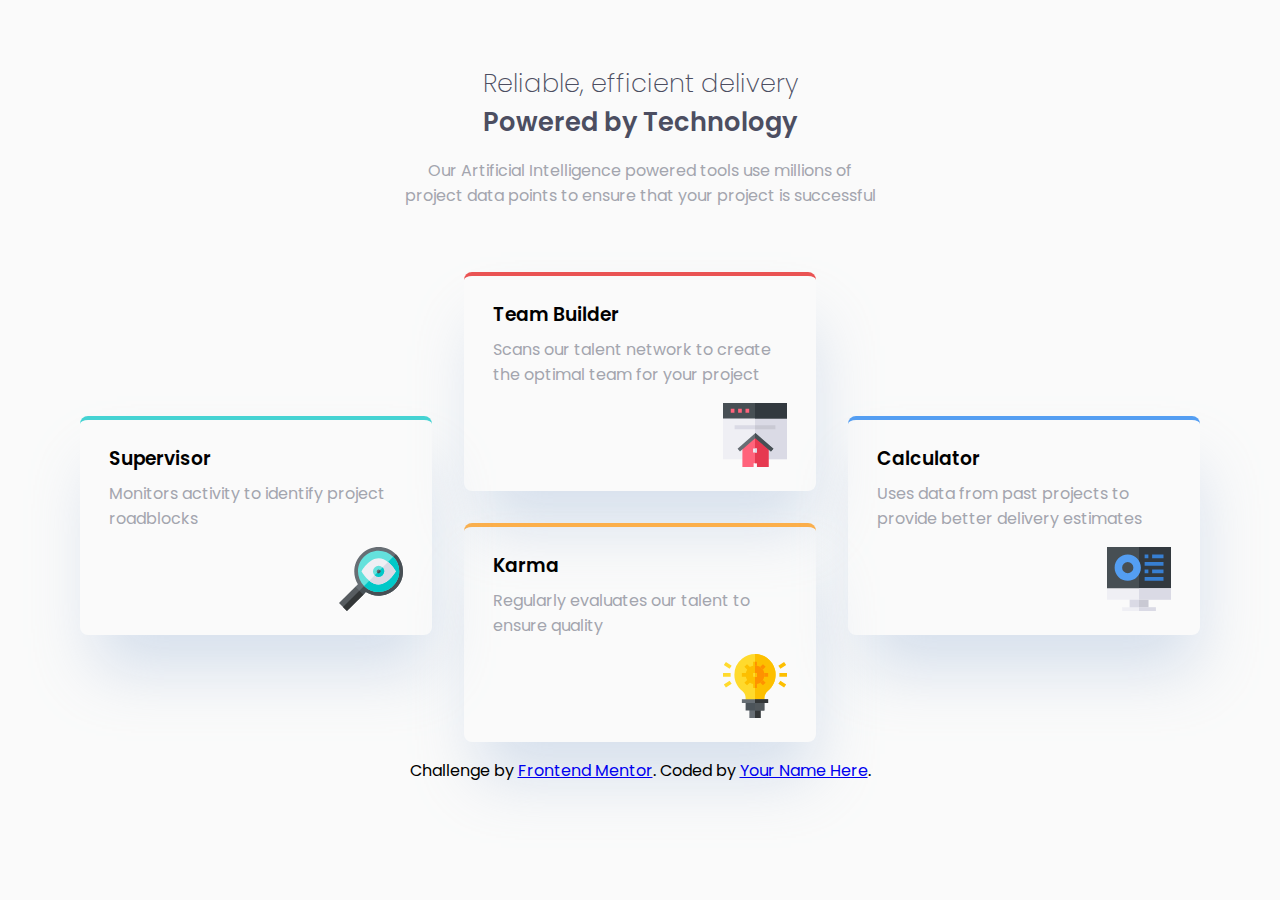
<file: Four card feature section/index.html>
<!DOCTYPE html>
<html lang="en">
  <head>
    <meta charset="UTF-8" />
    <meta http-equiv="X-UA-Compatible" content="IE=edge" />
    <meta name="viewport" content="width=device-width, initial-scale=1.0" />
    <link
      rel="icon"
      type="image/png"
      sizes="32x32"
      href="./images/favicon-32x32.png"
    />

    <link rel="preconnect" href="https://fonts.googleapis.com">
<link rel="preconnect" href="https://fonts.gstatic.com" crossorigin>
<link href="https://fonts.googleapis.com/css2?family=Poppins:wght@200;400;600&display=swap" rel="stylesheet">

    <link rel="stylesheet" href="style.css">

    <title>Frontend Mentor | Four card feature section</title>
  </head>
  <body>


    <main>
      <section>
        <h1 class="main_heading">Reliable, efficient delivery
        </h1>
        <h2 class="powered_by"> Powered by Technology </h2>

         <p class="description">
          Our Artificial Intelligence powered tools use millions of project data points 
          to ensure that your project is successful
        
         </p>
      </section>

      <div class="container">
        <article class="cyan">
          <h3 class="card_title">Supervisor</h3>
          <p class="card_description"> Monitors activity to identify project roadblocks</p>
          <img src="./images/icon-supervisor.svg" alt="supervisor-icon" class="card_logo">
        </article>

        <article class="red">
          <h3 class="card_title">Team Builder</h3>
          <p class="card_description">Scans our talent network to create the optimal team for your project</p>
          <img src="./images/icon-team-builder.svg" alt="team-builder-icon" class="card_logo">
        </article>

        <article class="orange">
          <h3 class="card_title">Karma</h3>
          <p class="card_description">Regularly evaluates our talent to ensure quality</p>
          <img src="./images/icon-karma.svg" alt="karma-icon" class="card_logo">
        </article>

        <article class="blue">
          <h3 class="card_title">Calculator</h3>
          <p class="card_description">Uses data from past projects to provide better delivery estimates</p>
          <img src="./images/icon-calculator.svg" alt="calculator-icon" class="card_logo">
        </article>
      </div>
      <footer>
      <p class="attribution">
            Challenge by
            <a href="https://www.frontendmentor.io?ref=challenge" target="_blank"
              >Frontend Mentor</a
            >. Coded by <a href="#">Your Name Here</a>.
          </p>
        </footer>
    </main>


    <!-- Reliable, efficient delivery
Powered by Technology

  Our Artificial Intelligence powered tools use millions of project data points 
  to ensure that your project is successful

  Supervisor
  Monitors activity to identify project roadblocks

  Team Builder
  Scans our talent network to create the optimal team for your project

  Karma
  Regularly evaluates our talent to ensure quality

  Calculator
  Uses data from past projects to provide better delivery estimates -->
  
  </body>
</html>

<!-- <style>
   
  </style> -->
</file>
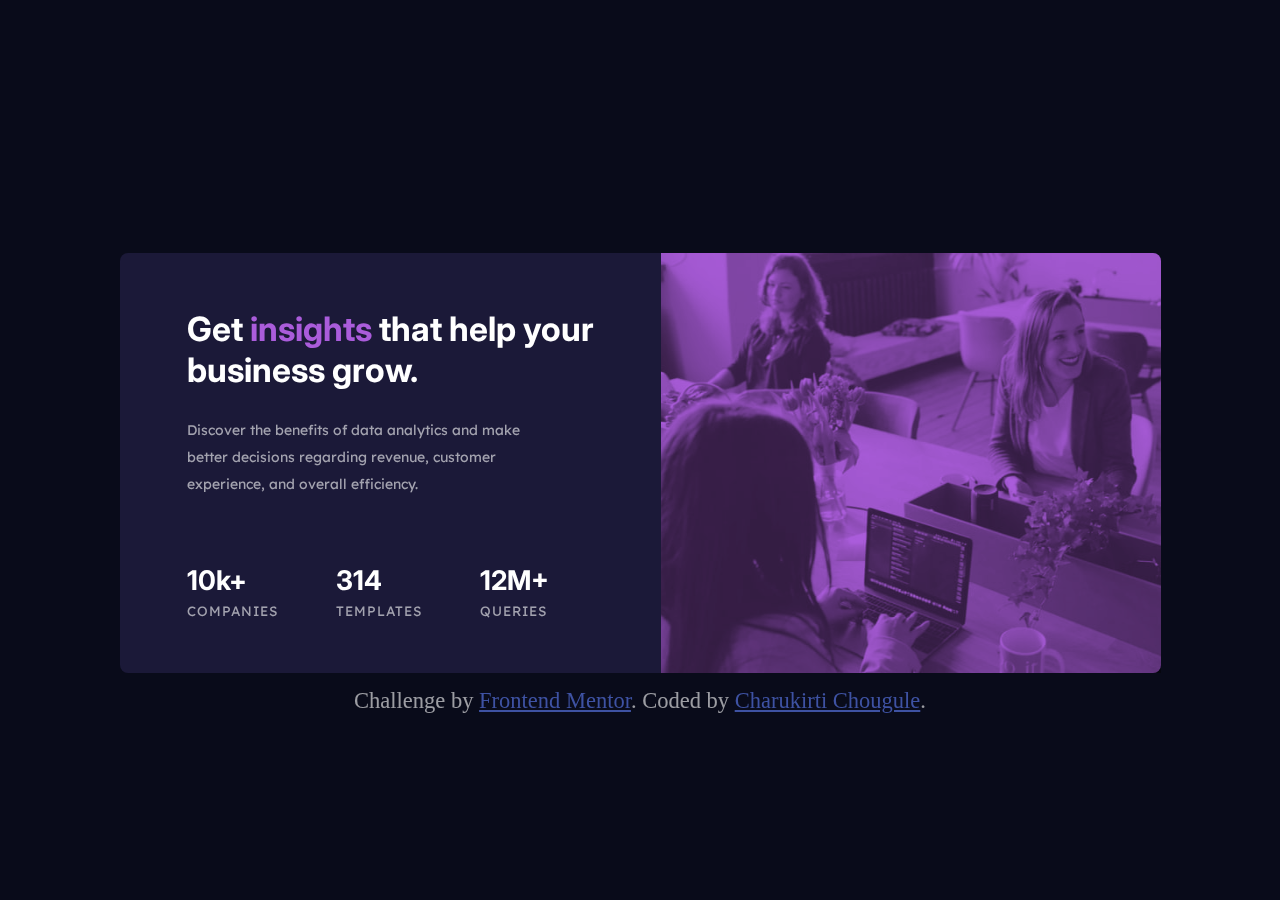
<file: Frontend-Mentor-Stats-Preview-Card-Challenge/index.html>
<!DOCTYPE html>
<html lang="en">
  <head>
    <meta charset="UTF-8" />
    <meta http-equiv="X-UA-Compatible" content="IE=edge" />
    <meta name="viewport" content="width=device-width, initial-scale=1.0" />
    <link
      rel="icon"
      type="image/png"
      sizes="32x32"
      href="./images/favicon-32x32.png"
    />
    <title>Frontend Mentor | Stats preview card component</title>

    <!-- fonts -->
    <link rel="preconnect" href="https://fonts.googleapis.com" />
    <link rel="preconnect" href="https://fonts.gstatic.com" crossorigin />
    <link
      href="https://fonts.googleapis.com/css2?family=Inter:wght@400;700&display=swap"
      rel="stylesheet"
    />

    <link rel="preconnect" href="https://fonts.googleapis.com" />
    <link rel="preconnect" href="https://fonts.gstatic.com" crossorigin />
    <link
      href="https://fonts.googleapis.com/css2?family=Lexend+Deca&display=swap"
      rel="stylesheet"
    />
    <!-- CSS -->
    <link rel="stylesheet" href="style.css" />
  </head>
  <body>
    <main>
    <div class="card">
      <div class="header__image">
        <img src="./images/image-header-mobile.jpg" alt="" />
      </div>

      <div class="card__details">
        <h1 class="card__title"  aria-level="1">
          Get <span>insights</span> that help your business grow.
        </h1>
        <p class="card__description">
          Discover the benefits of data analytics and make better decisions
          regarding revenue, customer experience, and overall efficiency.
        </p>

        <div class="card__stats">
          <div class="stat">
            <h2 class="stat__number" aria-level="2">10k+</h2>
            <p class="stat_desc">companies</p>
          </div>

          <div class="stat">
            <h2 class="stat__number" aria-level="2">314</h2>
            <p class="stat_desc">templates</p>
          </div>

          <div class="stat">
            <h2 class="stat__number"   aria-level="2">12M+</h2>
            <p class="stat_desc">queries</p>
          </div>
        </div>
      </div>
    </div>
  </main>

  <!-- footer -->

  <footer>
    <div class="attribution">
      Challenge by <a href="https://www.frontendmentor.io?ref=challenge" target="_blank">Frontend Mentor</a>. 
      Coded by <a href="#">Charukirti Chougule</a>.
    </div>
  </footer>

  </body>
</html>
</file>
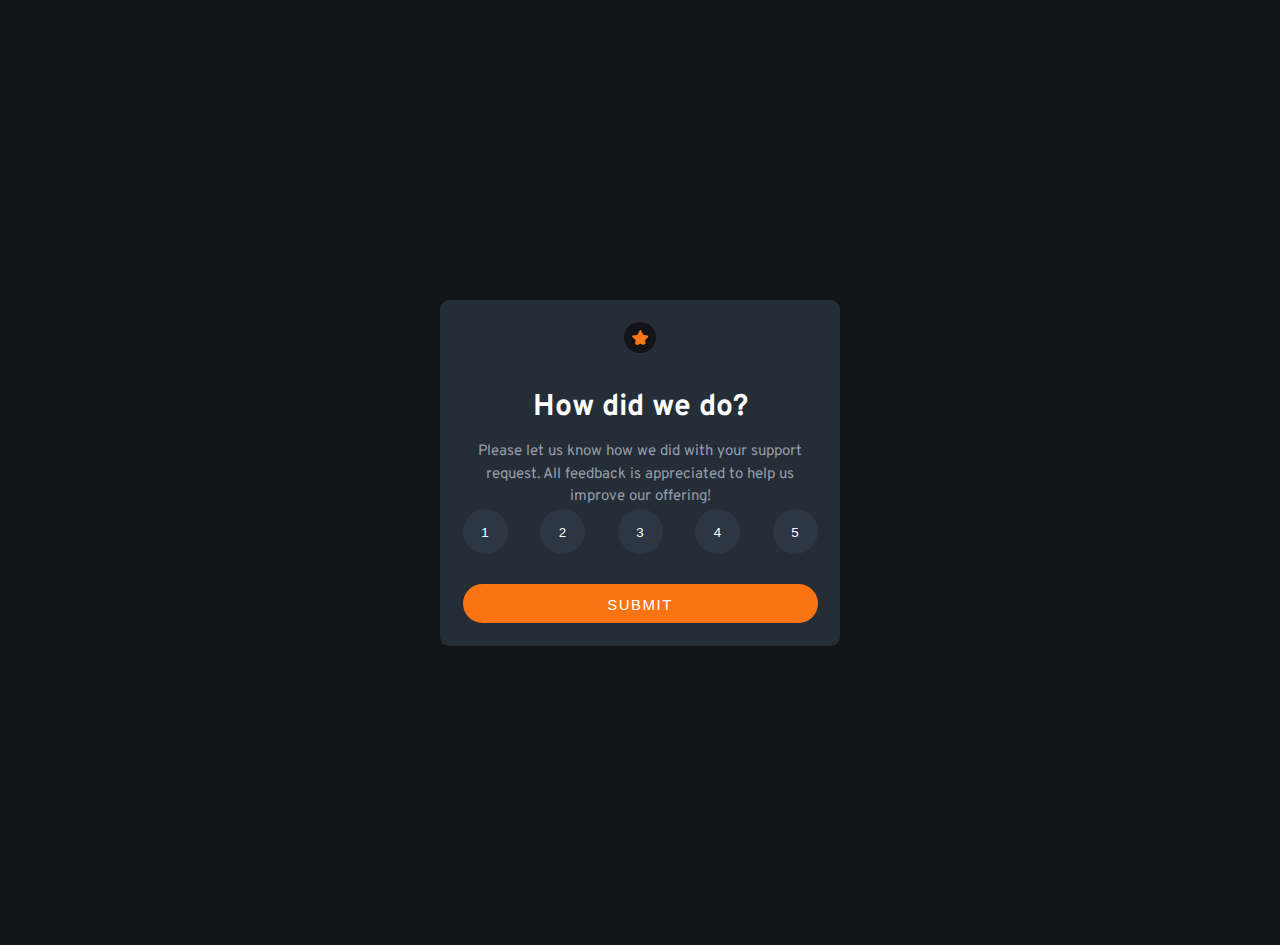
<file: Interactive-rating-component/index.html>
<!DOCTYPE html>
<html lang="en">

<head>
    <meta charset="UTF-8">
    <meta name="viewport" content="width=device-width, initial-scale=1.0">
    <link rel="icon" type="image/png" sizes="32x32" href="./images/favicon-32x32.png">
    <link rel="preconnect" href="https://fonts.googleapis.com">
    <link rel="preconnect" href="https://fonts.gstatic.com" crossorigin>
    <link href="https://fonts.googleapis.com/css2?family=Overpass:wght@400;700&display=swap" rel="stylesheet">
    <link rel="stylesheet" href="style.css">
    <title>Frontend Mentor | Interactive rating component</title>
</head>

<body>


    <div class="main_container">
        <!-- Rating state start -->
        <img src="./images/icon-star.svg" alt="">
        <h1>How did we do?</h1>
        <p>

            Please let us know how we did with your support request. All feedback is appreciated
            to help us improve our offering!

        </p>
        <ul>
            <li><button class="btn">1</button></li>
            <li><button class="btn">2</button></li>
            <li><button class="btn">3</button></li>
            <li><button class="btn">4</button></li>
            <li><button class="btn">5</button></li>
        </ul>

        <button class="submitBtn" id="submit">Submit</button>



        <!-- Rating state end -->
    </div>

    <!-- Thank you state start -->



    <div class="thank_you hidden">

        <img src="./images/illustration-thank-you.svg" alt="">

        <p class="grey">You selected <span id="rate"></span> out of 5</p>

        <h2>Thank you!</h2>

        <p>We appreciate you taking the time to give a rating. If you ever need more support,
            don’t hesitate to get in touch!</p>
    </div>








    <!-- Thank you state end -->

    <script src="./script.js"></script>
</body>

</html>
</file>
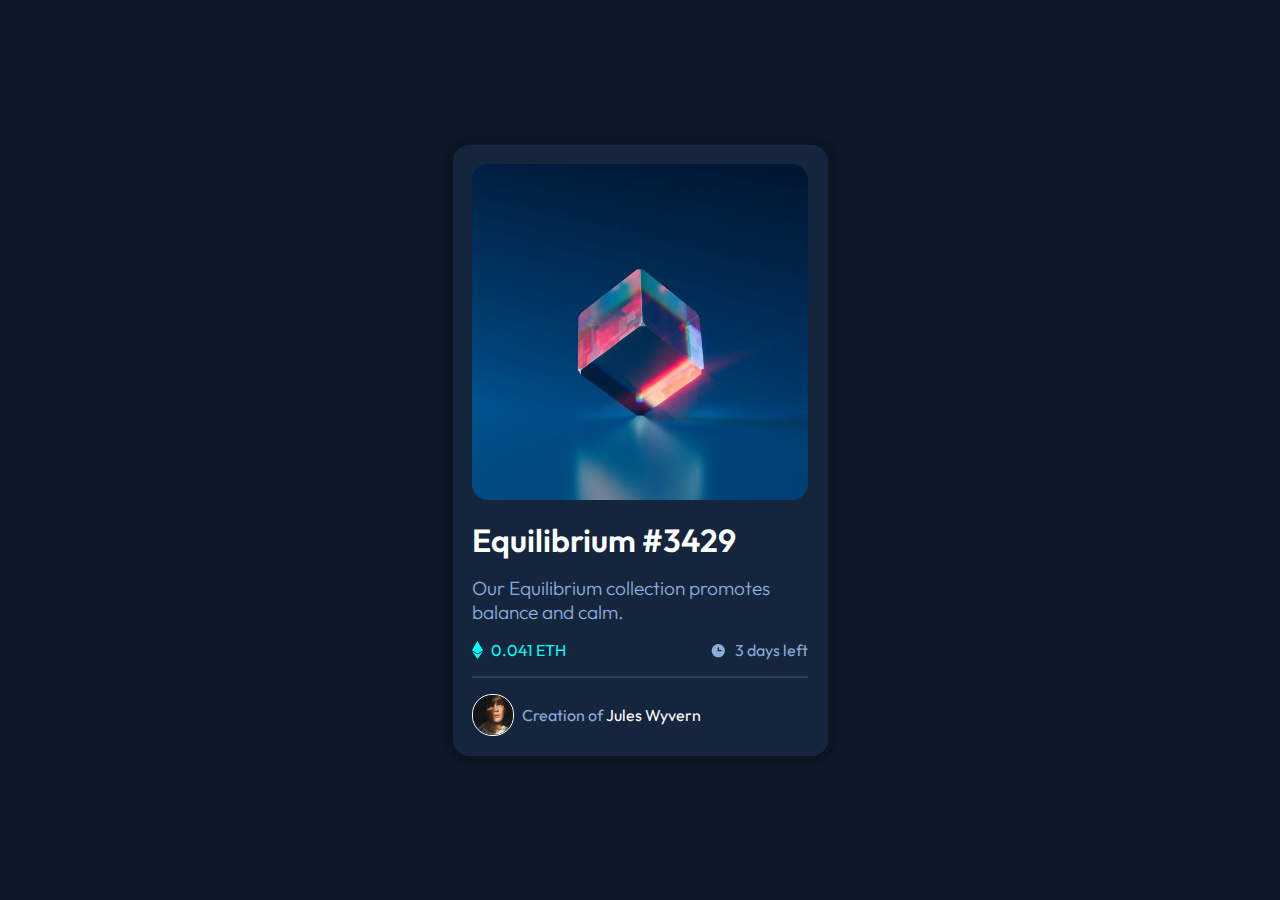
<file: NFT-card/index.html>
<!DOCTYPE html>
<html lang="en">

<head>
    <meta charset="UTF-8">
    <meta name="viewport" content="width=device-width, initial-scale=1.0">
    <link rel="icon" type="image/png" sizes="32x32" href="./images/favicon-32x32.png">
    <!-- Fonts -->
    <link rel="preconnect" href="https://fonts.googleapis.com">
    <link rel="preconnect" href="https://fonts.gstatic.com" crossorigin>
    <link href="https://fonts.googleapis.com/css2?family=Outfit:wght@300;400;600&display=swap" rel="stylesheet">
    <!-- CSS -->
    <link rel="stylesheet" href="style.css">
    <title>Frontend Mentor | NFT preview card component</title>
</head>

<body>
    <div class="card-container">
        <div class="card">
            <div class="header">
                <img src="./images/image-equilibrium.jpg" alt="" class="main-bg">
                <div class="overlay"></div>
                <img src="./images/icon-view.svg" alt="" class="view-icon">
            </div>

            <div class="main">
                <h1 class="card-heading">Equilibrium #3429</h1>
                <p class="card-description">Our Equilibrium collection promotes balance and calm.</p>

                <div class="icons">
                    <div class="eth">
                        <img src="./images/icon-ethereum.svg" alt="">
                        <span class="active">0.041 ETH</span>
                    </div>

                    <div class="clock">
                        <img src="./images/icon-clock.svg" alt="">
                        <span>3 days left</span>
                    </div>
                </div>
            </div>
            <div class="line"></div>
            <div class="footer">
                <img src="./images/image-avatar.png" alt="">
                <p>Creation of <span>Jules Wyvern</span></p>
            </div>
        </div>
    </div>
</body>

</html>
</file>
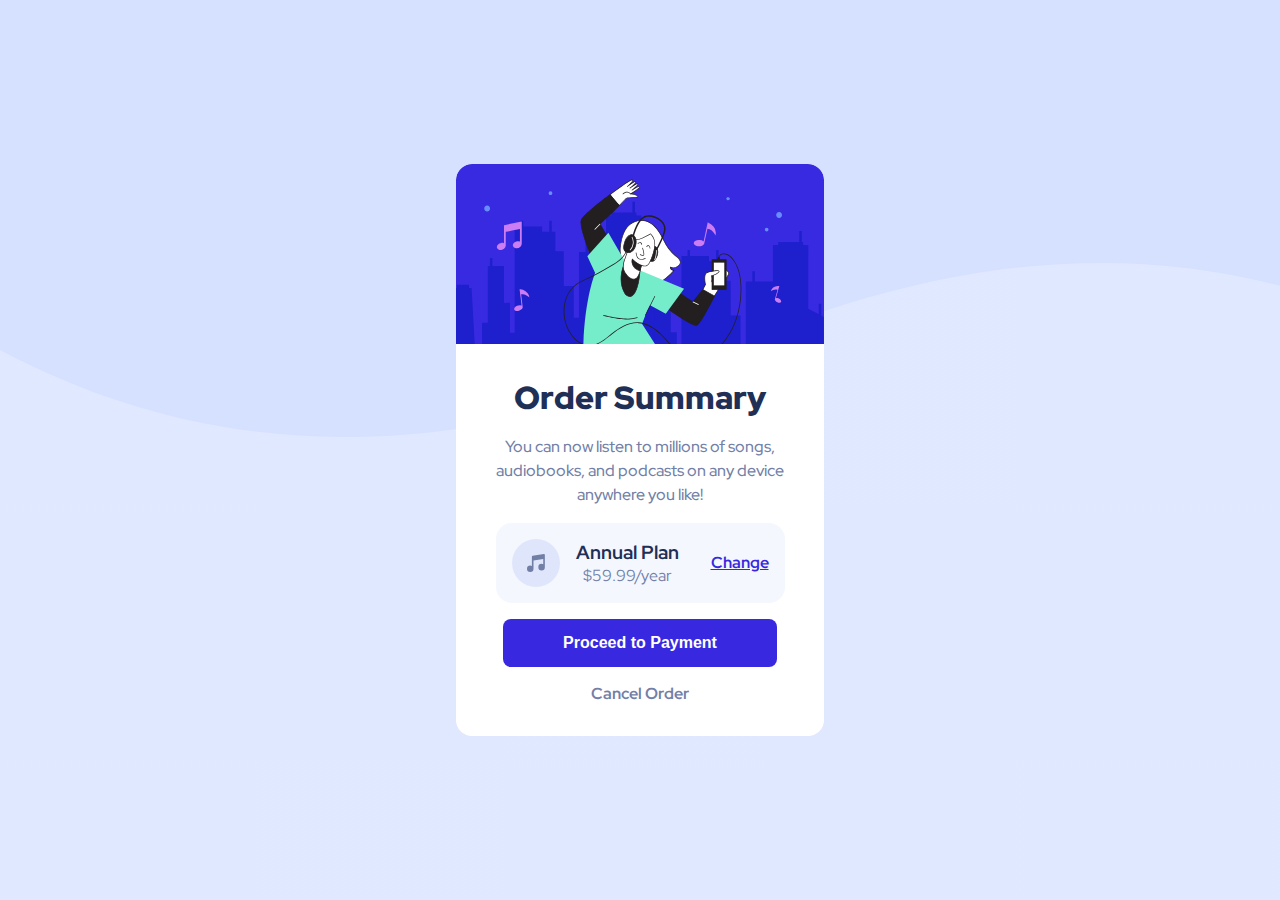
<file: Order-summery-component/index.html>
<!DOCTYPE html>
<html lang="en">

<head>
    <meta charset="UTF-8">
    <meta name="viewport" content="width=device-width, initial-scale=1.0">
    <link rel="icon" type="image/png" sizes="32x32" href="./images/favicon-32x32.png">
    <!-- fonts -->
    <link rel="preconnect" href="https://fonts.googleapis.com">
    <link rel="preconnect" href="https://fonts.gstatic.com" crossorigin>
    <link href="https://fonts.googleapis.com/css2?family=Red+Hat+Display:wght@500;700;900&display=swap"
        rel="stylesheet">

    <!-- css -->
    <link rel="stylesheet" href="style.css">
    <title>Frontend Mentor | Order summary card</title>
</head>

<body>
    <!-- main-container -->
    <main class="main-container">

        <img src="./images/illustration-hero.svg" alt="" class="hero_img">


        <section class="text-block">
            <h1 class="card-heading">Order Summary</h1>

            <p class="card-description">
                You can now listen to millions of songs, audiobooks, and podcasts on any
                device anywhere you like!
            </p>

            <div class="card-info">
                <img src="./images/icon-music.svg" alt="">

                <div class="plans">
                    <h3 class="plan">Annual Plan</h3>
                    <p class="price">
                        $59.99/year
                    </p>
                </div>
                <a href="#" class="change">Change</a>
            </div>

            <button class="btn-large">
                Proceed to Payment
            </button>

            <p class="cancleBtn">Cancel Order</p>
        </section>

    </main>
</body>

</html>
</file>
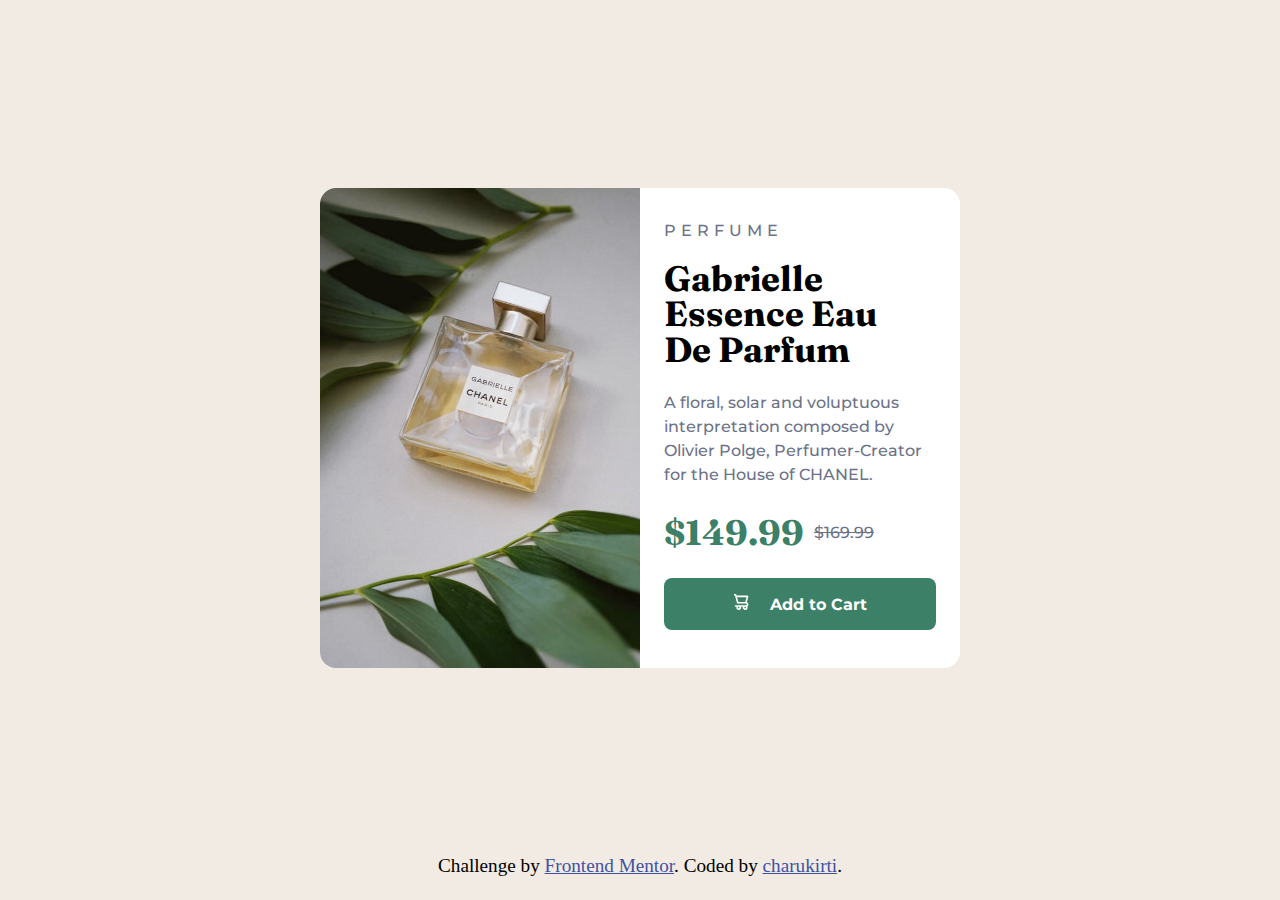
<file: Product preview card/index.html>
<!DOCTYPE html>
<html lang="en">
  <head>
    <meta charset="UTF-8" />
    <meta http-equiv="X-UA-Compatible" content="IE=edge" />
    <meta name="viewport" content="width=device-width, initial-scale=1.0" />
    <link
      rel="icon"
      type="image/png"
      sizes="32x32"
      href="./images/favicon-32x32.png"
    />
    <link rel="preconnect" href="https://fonts.googleapis.com" />
    <link rel="preconnect" href="https://fonts.gstatic.com" crossorigin />
    <link
      href="https://fonts.googleapis.com/css2?family=Fraunces:opsz,wght@9..144,700&family=Montserrat:wght@500;700&display=swap"
      rel="stylesheet"
    />

    <link rel="stylesheet" href="CSS/style.css" />
    <title>Frontend Mentor | Product preview card component</title>
  </head>
  <body>
    <div class="container">
      <main>
        <div class="product-image">
          <img
            src="./images/image-product-mobile.jpg"
            alt=""
            class="mobile-image"
          />
          <img
            src="./images/image-product-desktop.jpg"
            alt=""
            class="desktop-image"
          />
        </div>
        <div class="product-details">
          <p class="product">Perfume</p>
          <h1 class="heading">Gabrielle Essence Eau De Parfum</h1>
          <p class="description">
            A floral, solar and voluptuous interpretation composed by Olivier
            Polge, Perfumer-Creator for the House of CHANEL.
          </p>
          <p class="price">$149.99 <span>$169.99</span></p>

          <button>
            <img src="./images/icon-cart.svg" alt="" /> Add to Cart
          </button>
        </div>
      </main>
    </div>
    <footer>
    <div class="attribution">
      Challenge by
      <a href="https://www.frontendmentor.io?ref=challenge" target="_blank"
        >Frontend Mentor</a
      >. Coded by
      <a href="https://www.frontendmentor.io/profile/charukirti" target="_blank"
        >charukirti</a
      >.
    </div>
    </footer>
  </body>
</html>
</file>
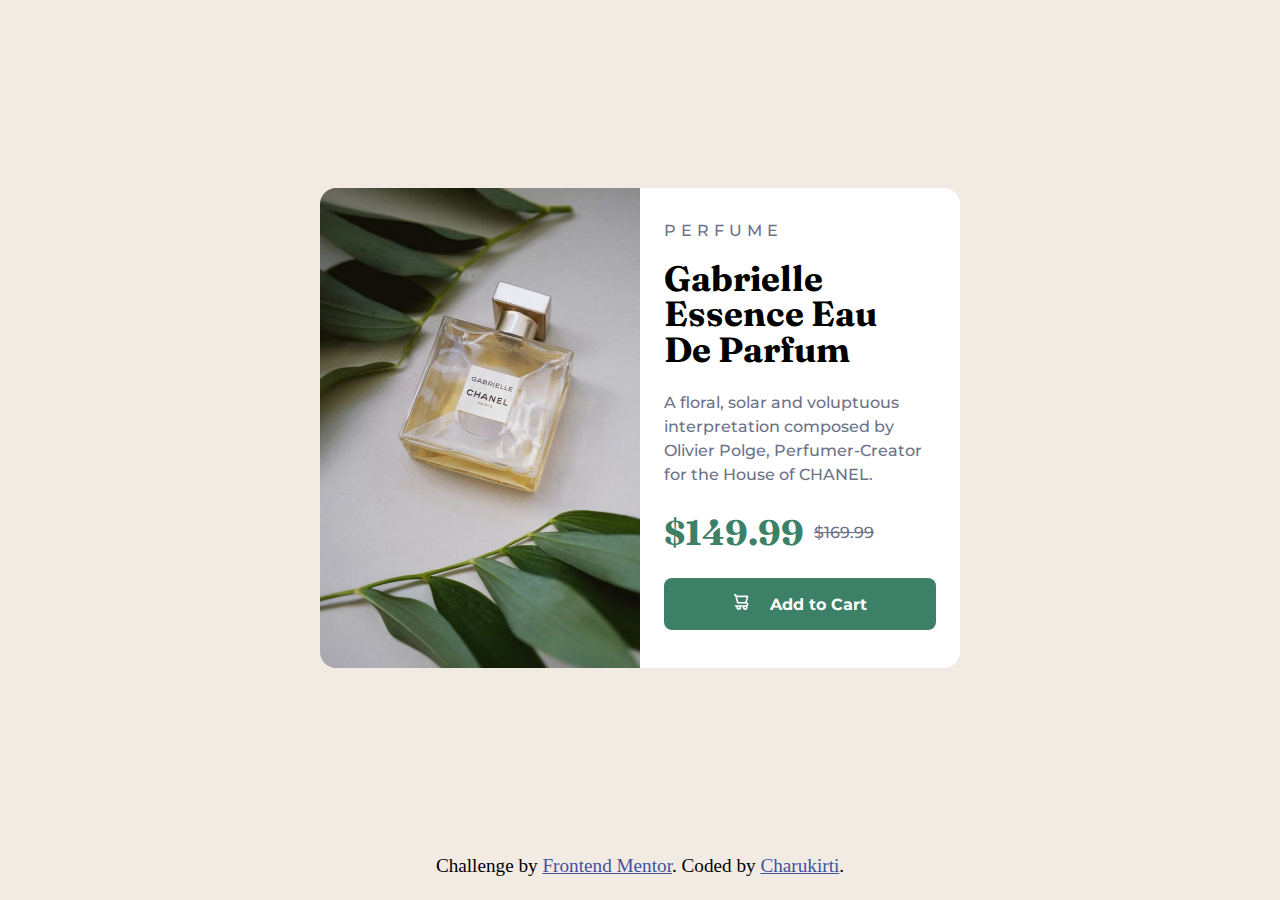
<file: Product-preview-card-component-Frontend-mentor-challenge/index.html>
<!DOCTYPE html>
<html lang="en">
  <head>
    <meta charset="UTF-8" />
    <meta http-equiv="X-UA-Compatible" content="IE=edge" />
    <meta name="viewport" content="width=device-width, initial-scale=1.0" />
    <link
      rel="icon"
      type="image/png"
      sizes="32x32"
      href="./images/favicon-32x32.png"
    />
    <link rel="preconnect" href="https://fonts.googleapis.com" />
    <link rel="preconnect" href="https://fonts.gstatic.com" crossorigin />
    <link
      href="https://fonts.googleapis.com/css2?family=Fraunces:opsz,wght@9..144,700&family=Montserrat:wght@500;700&display=swap"
      rel="stylesheet"
    />

    <link rel="stylesheet" href="CSS/style.css" />
    <title>Frontend Mentor | Product preview card component</title>
  </head>
  <body>
    <div class="container">
      <main>
        <div class="product-image">
          <img
            src="./images/image-product-mobile.jpg"
            alt=""
            class="mobile-image"
          />
          <img
            src="./images/image-product-desktop.jpg"
            alt=""
            class="desktop-image"
          />
        </div>
        <div class="product-details">
          <p class="product">Perfume</p>
          <h1 class="heading">Gabrielle Essence Eau De Parfum</h1>
          <p class="description">
            A floral, solar and voluptuous interpretation composed by Olivier
            Polge, Perfumer-Creator for the House of CHANEL.
          </p>
          <p class="price">$149.99 <span>$169.99</span></p>

          <button>
            <img src="./images/icon-cart.svg" alt="" /> Add to Cart
          </button>
        </div>
      </main>
    </div>
    <footer>
    <div class="attribution">
      Challenge by
      <a href="https://www.frontendmentor.io?ref=challenge" target="_blank"
        >Frontend Mentor</a
      >. Coded by
      <a href="https://www.frontendmentor.io/profile/charukirti" target="_blank"
        >Charukirti</a
      >.
    </div>
    </footer>
  </body>
</html>
</file>
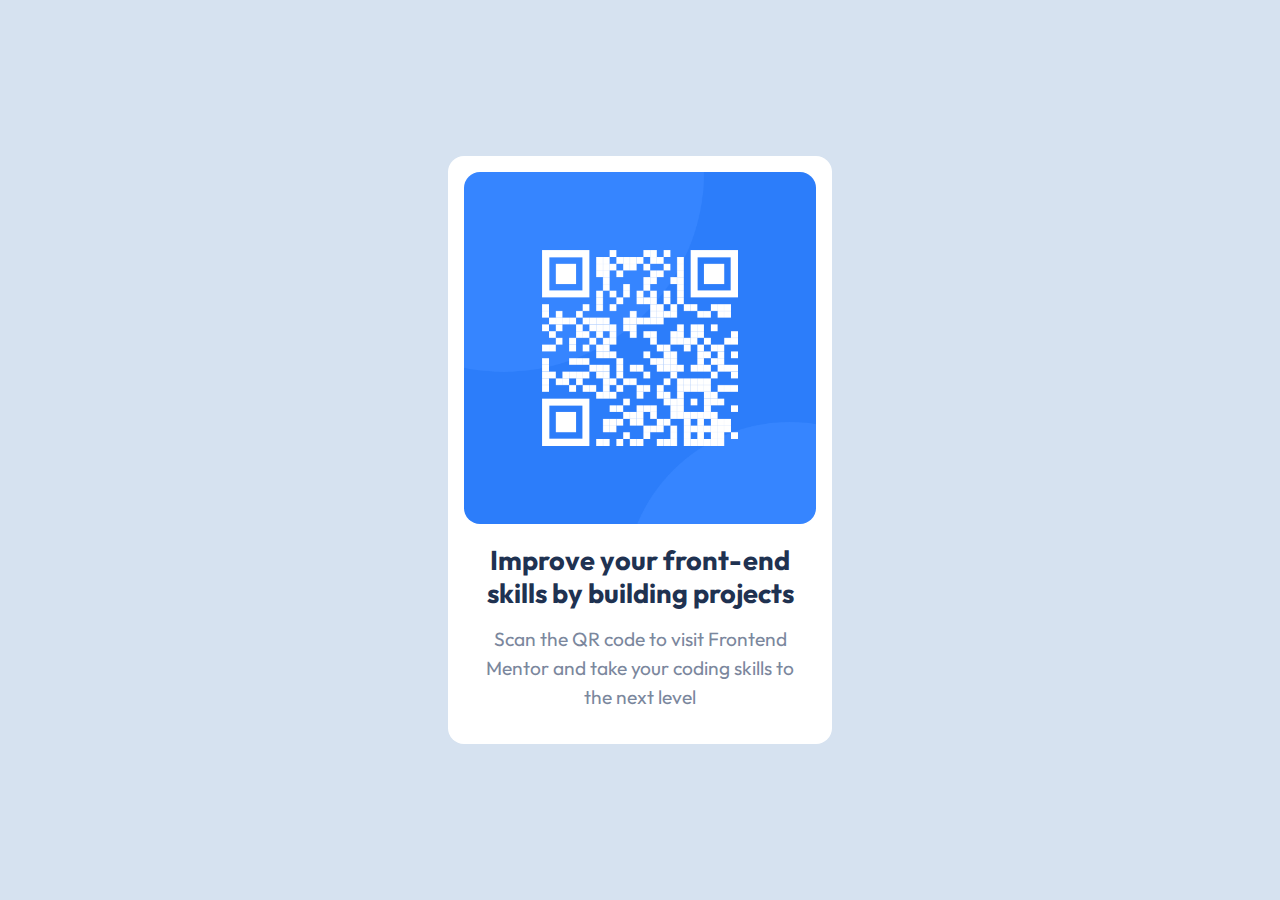
<file: QR Code component/index.html>
<!DOCTYPE html>
<html lang="en">

<head>
    <meta charset="UTF-8">
    <meta name="viewport" content="width=device-width, initial-scale=1.0">
    <link rel="icon" type="image/png" sizes="32x32" href="./images/favicon-32x32.png">

    <!-- Fonts -->
    <link rel="preconnect" href="https://fonts.googleapis.com">
    <link rel="preconnect" href="https://fonts.gstatic.com" crossorigin>
    <link href="https://fonts.googleapis.com/css2?family=Outfit:wght@400;700&display=swap" rel="stylesheet">

    <!-- CSS -->
    <link rel="stylesheet" href="style.css">

    <title>Frontend Mentor | QR code component</title>
</head>

<body>
    <div class="card-container">
        <div class="img-container">
            <img src="./images/image-qr-code.png" alt="qr-code">
        </div>

        <div class="text-container">
            <h1 class="header">
                Improve your front-end skills by building projects
            </h1>

            <p class="description">
                Scan the QR code to visit Frontend Mentor and take your coding skills to the next level
            </p>
        </div>
    </div>
</body>

</html>
</file>
<file: Four card feature section/style.css>
@import url("https://fonts.googleapis.com/css2?family=Poppins:wght@200;400;600&display=swap");

:root {
  /* Primary colors */

  --cyan: hsl(180, 62%, 55%);
  --red: hsl(0, 78%, 62%);
  --orange: hsl(34, 97%, 64%);
  --blue: hsl(212, 86%, 64%);

  /* Neutral colors */
  --very_dark_blue: hsl(234, 12%, 34%);
  --grayish-blue: hsl(229, 6%, 66%);
  --very-light-gray: hsl(0, 0%, 98%);
}



* {
  margin: 0;
  padding: 0;
  box-sizing: border-box;
}

h1, h2 {
  font-size: 1.6rem;
}

p {
  font-size: 1rem;
}


body {
  font-family: "Poppins", sans-serif;
  background-color: var(--very-light-gray);
}

main {
  display: flex;
  justify-content: center;
  align-items: center;
  flex-direction: column;
  margin: 4rem 0;
}

section {
  text-align: center;
  padding: 0 0.4rem;
}

.main_heading {
  font-weight: 200;
  color: var(--very_dark_blue);
}

.powered_by {
  font-weight: 600;
  color: var(--very_dark_blue);
  margin-bottom: 1rem;
}

.description {
  color: var(--grayish-blue);
  max-width: 30rem;
  margin-bottom: 3rem;
}

article {
  max-width: 22rem;
  /* height: 100%; */
  margin: 1rem 0;
  padding: 1.5rem 1.8rem;
  overflow: hidden;
  border-radius: 0.5rem;
  box-shadow: 6px 43px 60px -10px rgba(168,191,219,0.45);
}

.card_title {
  font-weight: 600;
  margin-bottom: .5rem;
}

.card_description {
  font-weight: 400;
  color: var(--grayish-blue);
  margin-bottom: 1rem;
}

.card_logo {
  float: right;
}

.cyan {
  border-top: 4px solid var(--cyan);
}

.red {
  border-top: 4px solid var(--red);
}

.orange {
  border-top: 4px solid var(--orange);
}

.blue {
  border-top: 4px solid var(--blue);
}

/* MEDIA QUERIES */



  .container{
    display: flex;
    align-items: center;
    justify-content: center;
    
  }



@media (min-width: 768px  ) {
  .container{
    flex-direction: column;
  }

  .cyan {
    position: absolute;
    left: 5rem;
    top: 25rem;
  }

  .blue {
    position: absolute;
    right: 5rem;
    top: 25rem;
  }
  
}
</file>
<file: Frontend-Mentor-Stats-Preview-Card-Challenge/style.css>
* {
  margin: 0;
  padding: 0;
  box-sizing: border-box;
}

:root {
  /* Primary colors */
  --Very-dark-blue: hsl(233, 47%, 7%);
  --Dark-desaturated-blue: hsl(244, 38%, 16%);
  --Soft-violet: hsl(277, 64%, 61%);

  /* neutral colors */
  --White: hsl(0, 0%, 100%);
  --Slightly-transparent-white: hsla(0, 0%, 100%, 0.75);
  --Slightly-transparent-white: hsla(0, 0%, 100%, 0.6);

  /* fonts */
  --main-font: "Inter", sans-serif;
  --second-font: "Lexend Deca", sans-serif;
}

html {
  font-size: 15px;
}

body {
  background: var(--Very-dark-blue);
  display: flex;
  justify-content: center;
  align-items: center;
  flex-direction: column;
  min-height: 100vh;
  color: var(--White);
}

.card {
  display: flex;
  justify-content: center;
  align-items: center;
  flex-direction: column;
  border-radius: 8px;
  margin-top: 5.5rem;
  overflow: hidden;
  width: 22rem;
  background-color: var(--Dark-desaturated-blue);
}

.header__image {
  width: 100%;
  height: 100%;
  background-color: var(--Soft-violet);
}

.header__image img {
  width: 100%;
  height: 100%;
  display: block;
  object-fit: cover;
  filter: opacity(0.7);
  mix-blend-mode: multiply;
}

.card__details {
  margin: 2.4rem 0;
  padding: 0 2rem;
  text-align: center;
}

.card__title {
  font-size: 1.8rem;
  font-weight: 700;
  font-family: var(--main-font);
}

.card__title span {
  color: var(--Soft-violet);
  font-weight: 700;
}

.card__description {
  font-size: 1rem;
  line-height: 1.8rem;
  margin-top: 0.8rem;
  font-family: var(--second-font);
  font-weight: 400;
  color: var(--Slightly-transparent-white);
}

.card__stats {
  margin-top: 2.45rem;
}

.stat__number {
  font-size: 1.8rem;
  font-family: var(--main-font);
  margin-bottom: 0.3rem;
  font-weight: 700;
}

.stat_desc {
  font-size: 0.9rem;
  font-family: var(--second-font);
  text-transform: uppercase;
  letter-spacing: 1px;
  margin-bottom: 2rem;
  font-weight: 400;
  color: var(--Slightly-transparent-white);
}

/* Making responsive for desktop */

@media screen and (min-width: 1200px) {
  .card {
    display: flex;
    justify-content: center;
    flex-direction: row-reverse;
    align-items: center;
    width: 69.4rem;
    height: 28rem;
    overflow: visible;
  }

  .header__image {
    border-radius: 0 8px 8px 0;
  }

  .card__details {
    margin-top: 4.4rem;
    padding: 0px;
    text-align: left;
    margin-left: 4.5rem;
  }

  .card__title {
    font-size: 2.24rem;
    padding-right: 4rem;
  }

  .card__description {
    font-size: 0.93rem;
    margin-top: 1.7rem;
    padding-right: 7rem;
  }

  .card__stats {
    display: flex;
    margin-top: 4.5rem;
    gap: 3.88rem;
  }
}

.attribution {
  font-size: 1.5rem;
  color: hsla(0, 0%, 100%, 0.6);
  margin: 1rem 0;
}

.attribution a {
  color: hsl(228, 45%, 44%);
}
</file>
<file: Interactive-rating-component/style.css>
* {
  margin: 0;
  padding: 0;
  box-sizing: border-box;
}

html {
  font-size: 15px;
}

body {
  font-family: "Overpass", sans-serif;
  background-color: hsl(216, 12%, 8%);
  margin: 1.5rem;
  display: flex;
  justify-content: center;
  align-items: center;
  min-height: 100vh;
  flex-direction: column;
  text-align: center;
}

li {
  list-style-type: none;
}

p {
  line-height: 1.5;
}

.main_container,
.thank_you {
  background-color: hsl(213, 19%, 18%);
  padding: 1.5rem;
  border-radius: 0.625rem;
  width: 75%;
  max-width: 400px;
}

.main_container img {
  background-color: hsl(216, 12%, 8%);
  padding: 0.5rem;
  border-radius: 50%;
}

.main_container h1 {
  color: #fff;
  margin: 2rem 0 1rem;
}

.main_container p {
  color: hsl(217, 12%, 63%);
  font-size: 1rem;
}

.main_container ul {
  display: flex;
  flex-wrap: wrap;
  align-items: center;
  justify-content: space-between;
  margin-bottom: 2rem;
}

.main_container ul li button {
  width: 3rem;
  height: 3rem;
  border: none;
  border-radius: 50%;
  background-color: hsl(213, 20%, 22%);
  color: #fff;
  padding-top: 0.2rem;
  cursor: pointer;
  transition: 0.3sec all;
}

.main_container ul li button:hover {
  background-color: hsl(217, 12%, 63%);
}

.main_container ul li button:focus {
  background-color: hsl(25, 97%, 53%);
}

.submitBtn {
  background-color: hsl(25, 97%, 53%);
  width: 100%;
  padding: 0.8rem 0 0.7rem;
  color: #fff;
  font-size: 1rem;
  text-transform: uppercase;
  border: none;
  border-radius: 30px;
  letter-spacing: 0.1rem;
  transition: 0.3s;
}

.submitBtn:hover {
  background-color: hsl(0, 0%, 100%);
  color: hsl(25, 97%, 53%);
}

/* thank_you */

.thank_you img {
  display: block;
  margin: 0 auto 2rem;
}

.thank_you h2 {
  color: #fff;
  margin-bottom: 1rem;
}

.thank_you p {
  color: hsl(217, 12%, 63%);
  margin-bottom: 2rem;
}

.thank_you .grey {
  background-color: hsl(213, 20%, 22%);
  border-radius: 30px;
  color: hsl(25, 97%, 53%);
  text-align: center;
  padding: 0.2rem 0.3rem 0;
  font-size: 0.8rem;
}

.hidden {
  display: none;
}
</file>
<file: NFT-card/style.css>
* {
    margin: 0;
    padding: 0;
}

:root {
    /* neutral colors */
    --main-bg : hsl(217, 54%, 11%);
    --card-bg : hsl(216, 50%, 16%);
    --line : hsl(215, 32%, 27%);
    --white: hsl(0, 0%, 100%);
    /* primary colors */
    --soft-blue: hsl(215, 51%, 70%);
    --cyan: hsl(178, 100%, 50%);
}

body {
    display: flex;
    justify-content: center;
    align-items: center; 
    min-height: 100vh;
    background-color: var(--main-bg);
    font-family: 'Outfit', sans-serif;
}

img {
    max-width: 100%;
}

.card-container {
    width: 375px;
    max-width: 100%;
    background-color: var(--card-bg);
    box-shadow: 0 0 8px 10px rgba(0, 0, 0, 0.2);
    border-radius: 1rem;
}

.card {
    display: flex;
    flex-direction: column;
    gap: 1rem;
    padding: 1.2rem;
}

.header {
    position: relative;
    cursor: pointer;
}

.main-bg {
    border-radius: 1rem;
}

.overlay {
    position: absolute;
    top: 0;
    left: 0;
    right: 0;
    bottom: 2px;
    opacity: 40%;
    background-color: var(--cyan);
    display: none;
    border-radius: 1rem;
}

.view-icon {
    position: absolute;
    transform: translate(-50%, -50%);
    top: 50%;
    left: 50%;
    display: none;
}

.header:hover .overlay, .header:hover .view-icon{
    display: block;
}

/* text block */

.main {
    display: flex;
    flex-direction: column;
    gap: 1rem;
}

.card-heading {
    color: var(--white);
    /* margin-bottom: 1rem; */
    font-size: 2rem;
    font-weight: 600;
}

.card-heading:hover {
    color: var(--cyan);
}
.card-description {
    font-size: 1.2rem;
    font-weight: 300;
    color: var(--soft-blue);
}

.icons {
    display: flex;
    justify-content: space-between;
    align-items: center;
}

.eth {
    display: flex;
    align-items: center;
    gap: .5rem;
    font-size: 1rem;
    color: var(--cyan);
}

.clock {
    display: flex;
    align-items: center;
    gap: .5rem;
    font-size: 1rem;
    color: var(--soft-blue);
}



.line {
    width: 100%;
    background-color: var(--line);
    height: 2px;
    border-radius: 10px;
}

.footer {
    display: flex;
    align-items: center;
    gap: .5rem;
}

.footer img {
    width: 40px;
    border: 1px solid #fff;
    border-radius: 1.25rem;
}

.footer p {
    color: var(--soft-blue);
    font-weight: 400;
    font-size: 1rem;
}

.footer span {
    color: var(--white);
}
</file>
<file: Order-summery-component/style.css>
*,
::after,
::before {
  margin: 0;
  padding: 0;
  box-sizing: border-box;
}

:root {
  /* primary colors */
  --pale-blue: hsl(225, 100%, 94%);
  --bright-blue: hsl(245, 75%, 52%);

  /* neutral colors */
  --very-pale-blue: hsl(225, 100%, 98%);
  --desaturated-blue: hsl(224, 23%, 55%);
  --dark-blue: hsl(223, 47%, 23%);
}

html {
  font-size: 16px;
}

img {
  max-width: 100%;
}

body {
  display: grid;
  place-items: center;
  background: url("./images/pattern-background-mobile.svg"),
    linear-gradient(to bottom, var(--pale-blue), var(--pale-blue));
  background-size: cover;
  background-repeat: no-repeat;
  min-height: 100vh;
  padding: 1rem;
  font-family: "Red Hat Display", sans-serif;
}

@media (min-width: 1024px) {
  body {
    background: url("./images/pattern-background-desktop.svg"),
      linear-gradient(to bottom, var(--pale-blue), var(--pale-blue));
    background-repeat: no-repeat;
  }
}

.main-container {
  width: 100%;
  max-width: 23rem;
  height: auto;
  border-radius: 1rem;
  overflow: hidden;
}

.hero_img {
  border-radius: 1rem 1rem 0 0;
  display: block;
}

.text-block {
  display: flex;
  flex-direction: column;
  align-items: center;
  gap: 1rem;
  justify-content: space-between;
  padding: 2rem;
  background-color: #fff;
  text-align: center;
}

.card-heading {
  font-size: 2rem;
  font-weight: 900;
  color: var(--dark-blue);
}

.card-description {
  width: 95%;
  font-size: 1rem;
  font-weight: 500;
  line-height: 1.5;
  color: var(--desaturated-blue);
}

.card-info {
  display: flex;
  align-items: center;
  justify-content: space-between;
  gap: 1rem;
  background-color: var(--very-pale-blue);
  padding: 1rem;
  border-radius: 1rem;
}

.card-info > * {
  flex-shrink: 0;
}

.plan {
  color: var(--dark-blue);
  font-weight: 700;
}

.price {
  font-size: 1rem;
  color: var(--desaturated-blue);
}

.change {
  color: var(--bright-blue);
  font-size: 1rem;
  font-weight: 700;
  cursor: pointer;
  margin-left: 1rem;
}

.change:hover {
  color: var(--desaturated-blue);
}

.btn-large {
  padding: 15px 60px;
  background-color: var(--bright-blue);
  color: #fff;
  font-size: 1rem;
  font-weight: 700;
  border: none;
  border-radius: 0.5rem;
  cursor: pointer;
}

.btn-large:hover {
  background-color: var(--desaturated-blue);
}

.cancleBtn {
  color: var(--desaturated-blue);
  font-size: 1rem;
  font-weight: 700;
}

.cancleBtn:hover {
  color: var(--dark-blue);
  cursor: pointer;
}
</file>
<file: Product preview card/CSS/style.css>
* {
  margin: 0;
  padding: 0;
  box-sizing: border-box;
}

:root {
  --Dark_cyan: hsl(158, 36%, 37%);
  --Cream: hsl(30, 38%, 92%);
  --Very_dark_blue: hsl(212, 21%, 14%);
  --Dark_grayish_blue: hsl(228, 12%, 48%);
  --White: hsl(0, 0%, 100%);

  --primary-font: "Montserrat", sans-serif;
  --secondary-font: "Fraunces", serif;
}

html {
  font-size: 16px;
  background-color: var(--Cream);
}

.container {
  display: flex;
  justify-content: center;
  align-items: center;
  flex-direction: column;
  min-height: 95vh;
}

main {
  max-width: 24rem;
  background-color: var(--White);
  border-radius: 1rem;
  margin: 1rem 2rem;
}

/* Styling images */

.mobile-image {
  border-radius: 1rem 1rem 0 0;
  max-width: 100%;
  display: block;
}

.desktop-image {
  display: none;
}

/* Styling product-details */

.product-details {
  margin: 1rem 1.5rem;
  text-align: left;
}

.product {
  letter-spacing: 5px;
  font-family: var(--primary-font);
  font-weight: 500;
  color: var(--Dark_grayish_blue);
  text-transform: uppercase;
  margin-bottom: 1rem;
}

.heading {
  line-height: 1;
  font-family: var(--secondary-font);
  font-size: 2.2rem;
  font-weight: 700;
  margin-bottom: 1.5rem;
}

.description {
  font-size: 1rem;
  font-family: var(--primary-font);
  font-weight: 500;
  line-height: 1.5;
  color: var(--Dark_grayish_blue);
  margin-bottom: 1.5rem;
}

.price {
  display: flex;
  align-items: center;
  gap: 10px;
  font-size: 2.2rem;
  font-family: var(--secondary-font);
  font-weight: 700;
  color: var(--Dark_cyan);
  margin-bottom: 1.5rem;
}

.price span {
  font-size: 1rem;
  color: var(--Dark_grayish_blue);
  text-decoration: line-through;
  font-family: var(--primary-font);
  font-weight: 500;
}

button {
  display: block;
  width: 100%;
  padding: 1rem 2rem;
  font-size: 1rem;
  font-weight: 700;
  font-family: var(--primary-font);
  border: none;
  background-color: var(--Dark_cyan);
  color: var(--White);
  border-radius: 0.5rem;
  cursor: pointer;
}

button > img {
  margin-right: 1rem;
  max-width: 100%;
}

button:hover,
button:focus {
  background-color: hsl(156, 24%, 24%);
}

/* Making responsive for desktops */

@media (min-width: 1024px) {
  main {
    display: grid;
    grid-template-columns: repeat(2, 1fr);
    max-width: 40rem;
  }

  .mobile-image {
    display: none;
  }

  .desktop-image {
    display: block;
    border-radius: 1rem 0 0 1rem;
    width: 100%;
    height: 100%;
  }

  .product-details {
    margin: 2.1rem 1.5rem;
    text-align: left;
  }

  .heading {
    width: 80%;
    margin: 0.6em 0 0.7em 0;
  }

  .description {
    width: 96%;
  }
}

.attribution {
  font-size: 1.2rem;
  text-align: center;
}
.attribution a {
  color: hsl(228, 45%, 44%);
}
</file>
<file: Product-preview-card-component-Frontend-mentor-challenge/CSS/style.css>
* {
  margin: 0;
  padding: 0;
  box-sizing: border-box;
}

:root {
  --Dark_cyan: hsl(158, 36%, 37%);
  --Cream: hsl(30, 38%, 92%);
  --Very_dark_blue: hsl(212, 21%, 14%);
  --Dark_grayish_blue: hsl(228, 12%, 48%);
  --White: hsl(0, 0%, 100%);

  --primary-font: "Montserrat", sans-serif;
  --secondary-font: "Fraunces", serif;
}

html {
  font-size: 16px;
  background-color: var(--Cream);
}

.container {
  display: flex;
  justify-content: center;
  align-items: center;
  flex-direction: column;
  min-height: 95vh;
}

main {
  max-width: 24rem;
  background-color: var(--White);
  border-radius: 1rem;
  margin: 1rem 2rem;
}

/* Styling images */

.mobile-image {
  border-radius: 1rem 1rem 0 0;
  max-width: 100%;
  display: block;
}

.desktop-image {
  display: none;
}

/* Styling product-details */

.product-details {
  margin: 1rem 1.5rem;
  text-align: left;
}

.product {
  letter-spacing: 5px;
  font-family: var(--primary-font);
  font-weight: 500;
  color: var(--Dark_grayish_blue);
  text-transform: uppercase;
  margin-bottom: 1rem;
}

.heading {
  line-height: 1;
  font-family: var(--secondary-font);
  font-size: 2.2rem;
  font-weight: 700;
  margin-bottom: 1.5rem;
}

.description {
  font-size: 1rem;
  font-family: var(--primary-font);
  font-weight: 500;
  line-height: 1.5;
  color: var(--Dark_grayish_blue);
  margin-bottom: 1.5rem;
}

.price {
  display: flex;
  align-items: center;
  gap: 10px;
  font-size: 2.2rem;
  font-family: var(--secondary-font);
  font-weight: 700;
  color: var(--Dark_cyan);
  margin-bottom: 1.5rem;
}

.price span {
  font-size: 1rem;
  color: var(--Dark_grayish_blue);
  text-decoration: line-through;
  font-family: var(--primary-font);
  font-weight: 500;
}

button {
  display: block;
  width: 100%;
  padding: 1rem 2rem;
  font-size: 1rem;
  font-weight: 700;
  font-family: var(--primary-font);
  border: none;
  background-color: var(--Dark_cyan);
  color: var(--White);
  border-radius: 0.5rem;
  cursor: pointer;
}

button > img {
  margin-right: 1rem;
  max-width: 100%;
}

button:hover,
button:focus {
  background-color: hsl(156, 24%, 24%);
}

/* Making responsive for desktops */

@media (min-width: 1024px) {
  main {
    display: grid;
    grid-template-columns: repeat(2, 1fr);
    max-width: 40rem;
  }

  .mobile-image {
    display: none;
  }

  .desktop-image {
    display: block;
    border-radius: 1rem 0 0 1rem;
    width: 100%;
    height: 100%;
  }

  .product-details {
    margin: 2.1rem 1.5rem;
    text-align: left;
  }

  .heading {
    width: 80%;
    margin: 0.6em 0 0.7em 0;
  }

  .description {
    width: 96%;
  }
}

.attribution {
  font-size: 1.2rem;
  text-align: center;
}
.attribution a {
  color: hsl(228, 45%, 44%);
}
</file>
<file: QR Code component/style.css>
* {
  padding: 0;
  margin: 0;
  box-sizing: border-box;
}

:root {
  --light-gray: hsl(212, 45%, 89%);
  --grayish-blue: hsl(220, 15%, 55%);
  --dark-blue: hsl(218, 44%, 22%);
  --white: hsl(0, 0%, 100%);
}

html {
  font-size: 16px;
}

body {
  background-color: var(--light-gray);
  font-family: "Outfit", sans-serif;

  display: flex;
  justify-content: center;
  align-items: center;
  height: 100vh;
}

.card-container {
  width: 24rem;
  padding: 1rem;
  background-color: var(--white);
  border-radius: 1rem;
}

.card-container .img-container img {
  width: 100%;
  border-radius: 1rem;
}

.text-container {
  padding: 1rem;
  text-align: center;
}

.text-container h1 {
  font-size: 1.7rem;
  line-height: 1.2;
  font-weight: 700;
  margin-bottom: 1rem;
  color: var(--dark-blue);
}

.text-container p {
  font-size: 1.2rem;
  line-height: 1.5;
  color: var(--grayish-blue);
}
</file>
